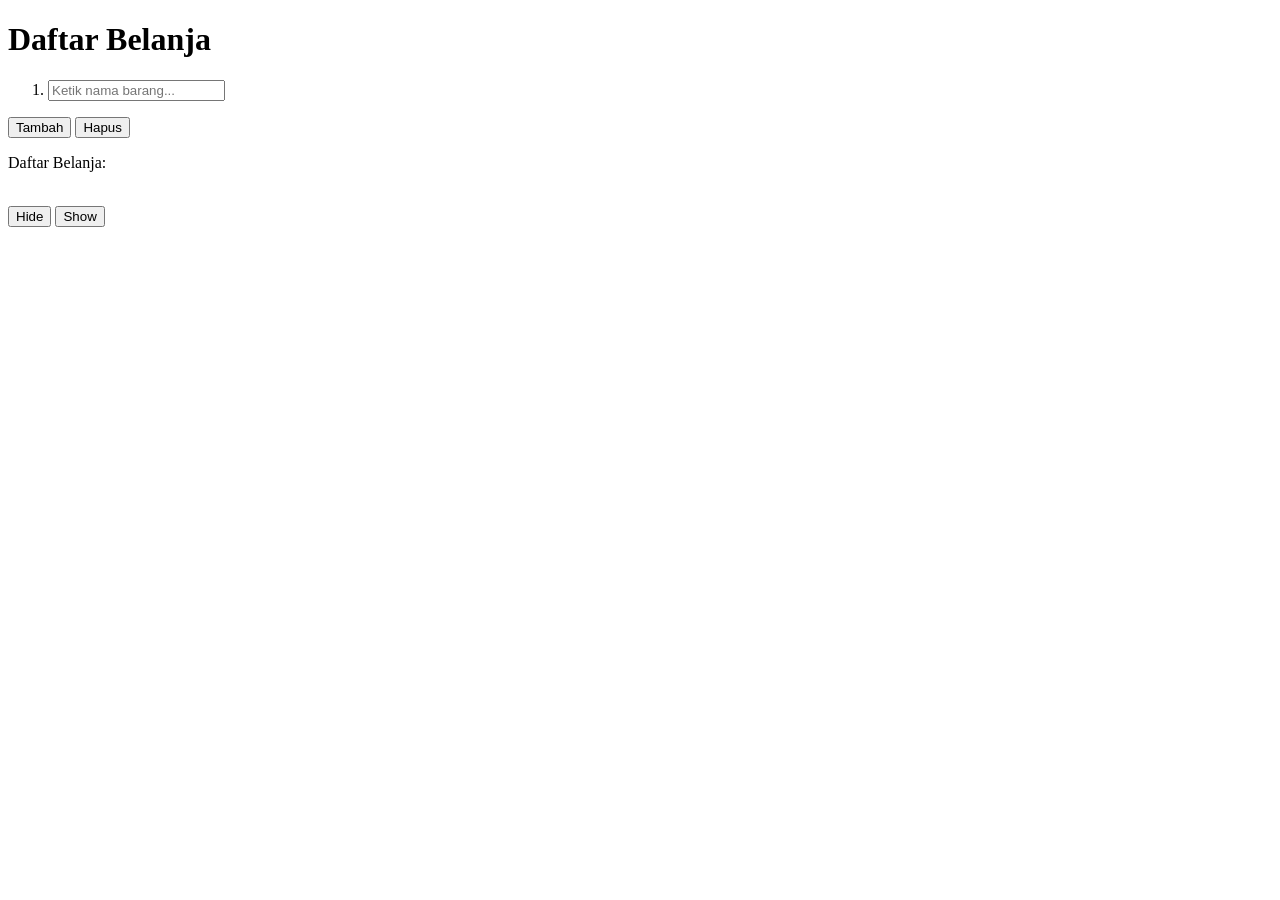
<file: materi-p05/index.html>
<!DOCTYPE html>
<html lang="en">
    <head>
        <meta charset="UTF-8">
        <meta name="viewport" content="width=device-width, initial-scale=1.0">
        <title>Pertemuan 5</title>
    </head>
    <body>
        <!-- <h1 id="judul">Belajar Javascript</h1> -->
        <!-- <button id="tombol">Ubah</button> -->

        <!-- <ol>
            <li>List Data 1</li>
            <li>List Data 2</li>
        </ol>
        <button id="btn1">Tambah</button>
        <button id="btn2">Hapus</button>
        <br> -->

        <!-- <p class="teks">Merubah Warna</p>
        <button id="merah">Tombol Merah</button>
        <button id="biru">Tombol Biru</button> -->

        <!-- <h2 id="teks2">Ini adalah Heading 2</h2>
        <button id="sembunyi">Sembunyikan</button>
        <button id="tampil">Tampilkan</button>
        <button id="toggle">Toggle</button> -->

        <!-- <h1>Profile</h1>
        <label for="nama">Nama :</label>
        <input type="text" id="nama">
        <button id="tampil">Tampilkan</button>

        <div id="profile">
            <p>Ditampilkan di sini</p>
        </div> -->

        <h1>Daftar Belanja</h1>
        <div id="konten-belanja">
            <ol id="daftar-list">
                <li>
                    <input type="text" id="daftar" placeholder="Ketik nama barang...">
                </li>
            </ol>
            
            <button id="tambah">Tambah</button>
            <button id="hapus">Hapus</button>

            <div id="menampilkan">
                <p>Daftar Belanja:</p>
            </div>
        </div>

        <br>
        
        <button id="hide">Hide</button>
        <button id="show">Show</button>

        <script src="https://code.jquery.com/jquery-3.7.1.min.js" integrity="sha256-/JqT3SQfawRcv/BIHPThkBvs0OEvtFFmqPF/lYI/Cxo=" crossorigin="anonymous"></script>
        <script src="script.js"></script>
    </body>
</html>
</file>
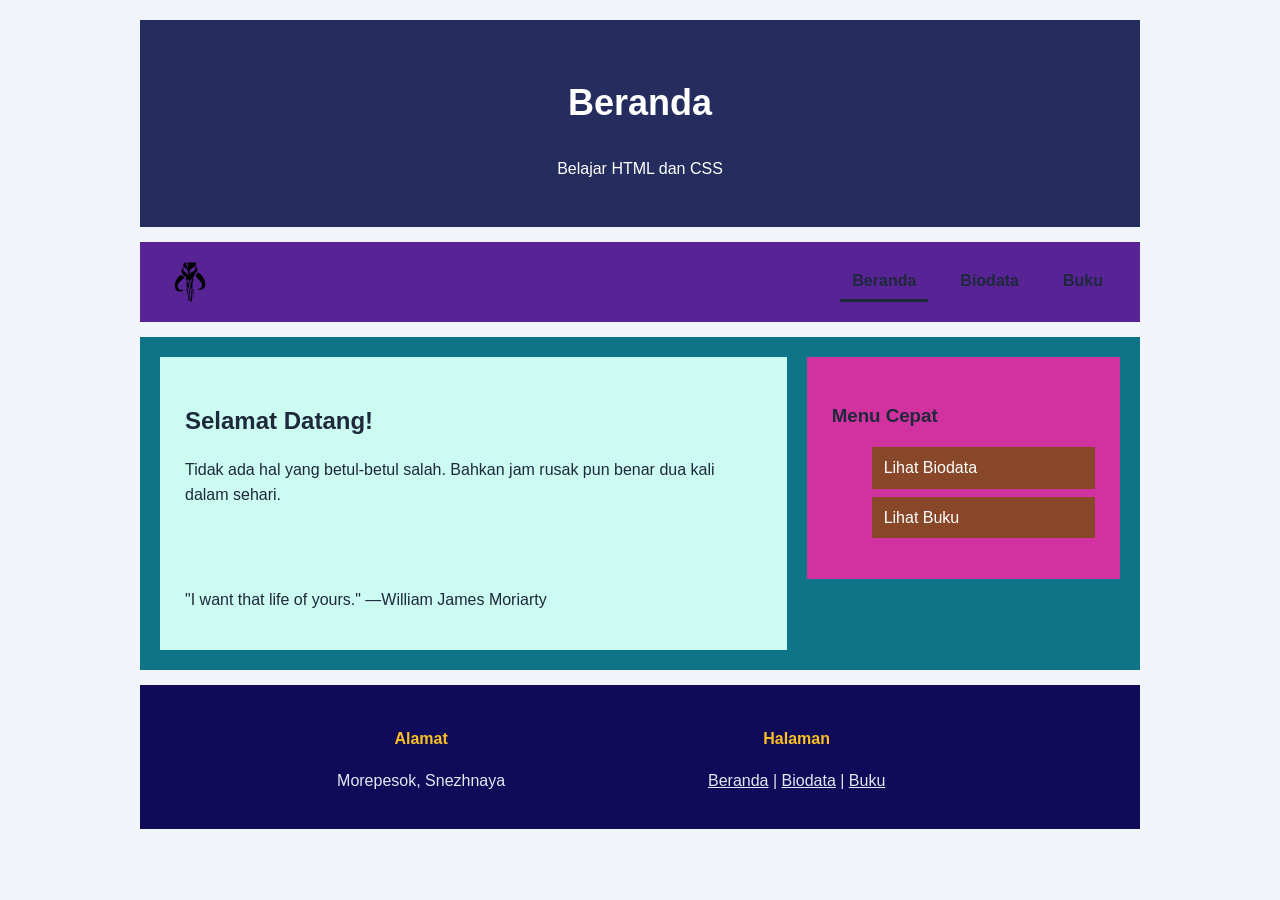
<file: pertemuan-03/index.html>
<!DOCTYPE html>
<html>
    <head>
        <meta charset="UTF-8">
        <meta name="viewport" content="width=device-width, initial-scale=1.0">
        <title>Web Gweh - Beranda</title>
        <link rel="stylesheet" href="style.css">
    </head>
    <body>
        <header>
            <h1>Beranda</h1>
            <p>Belajar HTML dan CSS</p>
        </header>

        <nav>
            <div class="logo"><img src="logo.svg" alt=""></div>
            <div class="menu">
                <a href="index.html" class="aktif">Beranda</a>
                <a href="profil.html">Biodata</a>
                <a href="buku.html">Buku</a>
            </div>
        </nav>

        <section>
            <article>
                <h2>Selamat Datang!</h2>
                <p>
                    Tidak ada hal yang betul-betul salah. Bahkan jam rusak pun benar dua kali dalam sehari.
                </p>
                <br>
                <br>
                <p>
                    "I want that life of yours."
                    —William James Moriarty
                </p>
            </article>

            <aside>
                <h3>Menu Cepat</h3>
                <ul>
                    <li><a href="profil.html">Lihat Biodata</a></li>
                    <li><a href="buku.html">Lihat Buku</a></li>
                </ul>
            </aside>
        </section>

        <footer>
            <div>
                <h4>Alamat</h4>
                <p>Morepesok, Snezhnaya</p>
            </div>
            <div>
                <h4>Halaman</h4>
                <p><a href="index.html">Beranda</a> | <a href="profil.html">Biodata</a> | <a href="hobi.html">Buku</a></p>
            </div>
        </footer>
    </body>
</html>
</file>
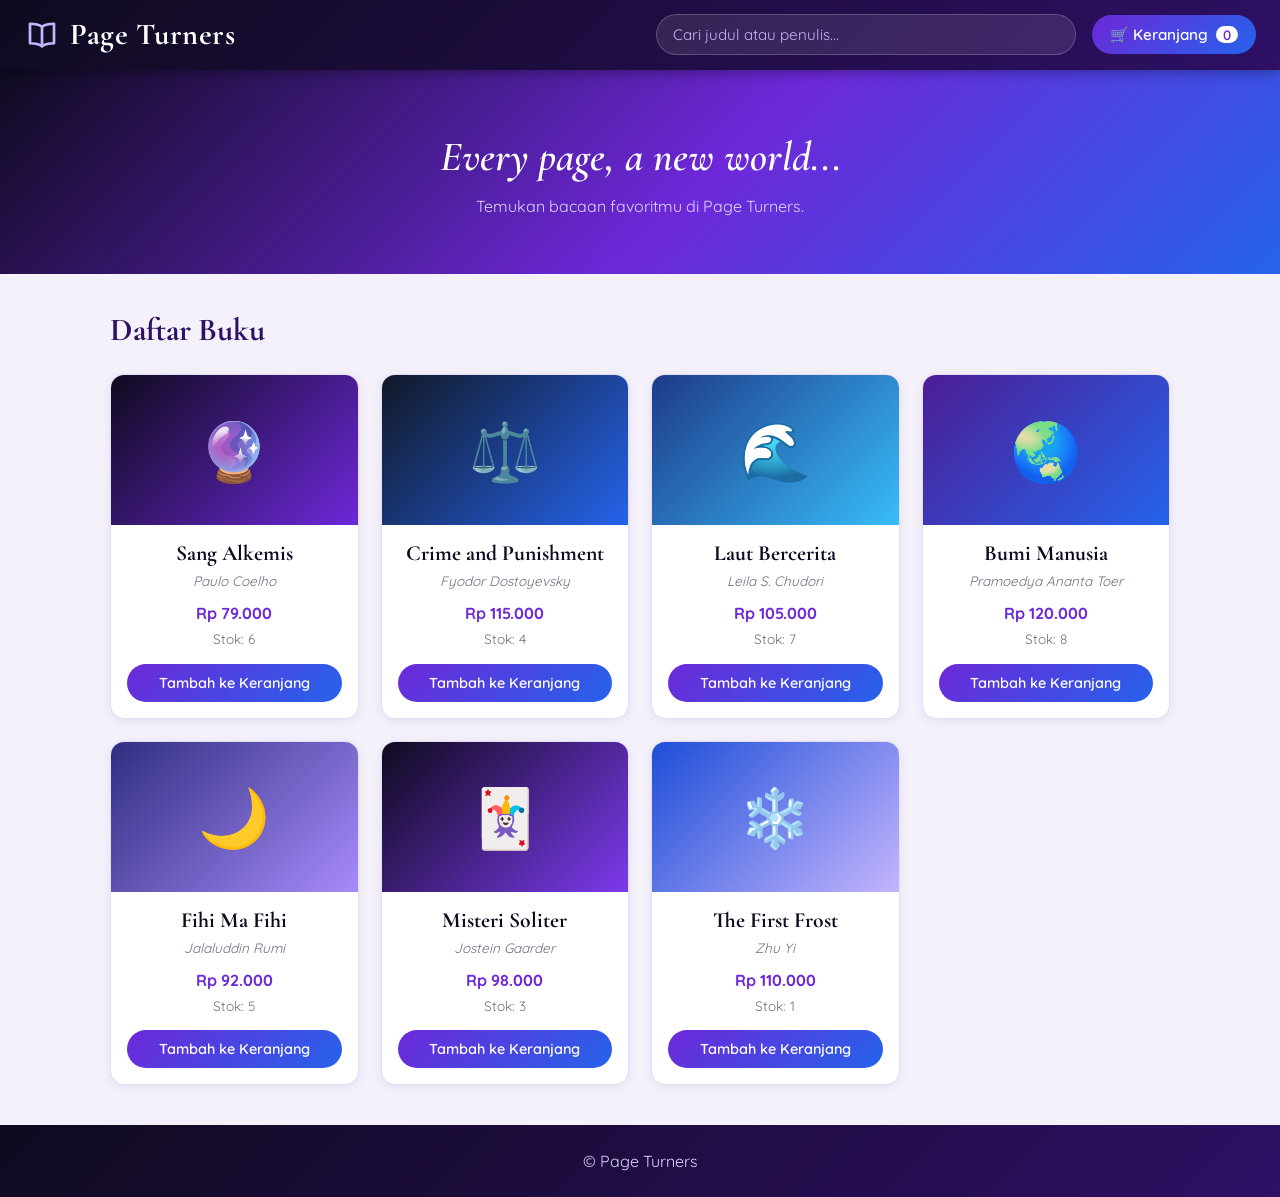
<file: pertemuan-05/index.html>
<!DOCTYPE html>
<html lang="id">
  <head>
    <meta charset="UTF-8">
    <meta name="viewport" content="width=device-width, initial-scale=1.0">
    <title>Page Turners</title>

    <!-- Font -->
    <link rel="preconnect" href="https://fonts.googleapis.com">
    <link rel="preconnect" href="https://fonts.gstatic.com" crossorigin>
    <link href="https://fonts.googleapis.com/css2?family=Cormorant+Garamond:wght@500;600;700&family=Quicksand:wght@400;500;600;700&display=swap" rel="stylesheet">

    <!-- Link css -->
    <link rel="stylesheet" href="style.css">
  </head>
  <body>
    <!-- Tugas praktikum pertemuan 5 -->
    <!-- Header -->
    <header class="topbar">
      <div class="logo-wrap">
        <!-- Logo -->
        <svg class="logo" viewBox="0 0 24 24" fill="none" stroke="currentColor" stroke-width="1.8" stroke-linecap="round" stroke-linejoin="round" aria-label="Logo Page Turners">
          <path d="M12 6.5C10.2 5.2 7.8 4.5 4 4.5v13c3.8 0 6.2.7 8 2 1.8-1.3 4.2-2 8-2v-13c-3.8 0-6.2.7-8 2z"/>
          <path d="M12 6.5v13"/>
        </svg>
        <h1 class="brand">Page Turners</h1>
      </div>

      <input type="text" id="cari" placeholder="Cari judul atau penulis..." autocomplete="off">

      <button id="btn-keranjang" type="button">
        🛒 Keranjang <span id="badge-keranjang">0</span>
      </button>
    </header>

    <!-- Panel keranjang (fadeToggle) -->
    <aside id="panel-keranjang">
      <div class="panel-head">
        <h2>Keranjang Belanja</h2>
        <button id="btn-tutup" type="button" title="Tutup">✕</button>
      </div>

      <p id="keranjang-kosong">Keranjang masih kosong.</p>
      <ul id="daftar-keranjang"></ul>

      <div class="panel-foot">
        <p>Jumlah item: <strong id="jumlah-item">0</strong></p>
        <p>Total harga: <strong id="total-harga">Rp 0</strong></p>
        <div class="panel-aksi">
          <button id="btn-kosongkan" type="button">Kosongkan Keranjang</button>
          <button id="btn-checkout" type="button">Checkout</button>
        </div>
      </div>
    </aside>

    <!-- Hero -->
    <section class="hero">
      <h2>Every page, a new world...</h2>
      <p>Temukan bacaan favoritmu di Page Turners.</p>
    </section>

    <!-- Daftar produk -->
    <main>
      <h2 class="judul-seksi">Daftar Buku</h2>
      <div id="daftar-produk"></div>
      <p id="tidak-ditemukan" style="display: none;">Buku tidak ditemukan.</p>

      <!-- Ringkasan pesanan -->
      <section id="ringkasan">
        <h2>Ringkasan Pesanan</h2>
        <p>Nama pembeli: <strong id="ringkasan-nama"></strong></p>
        <ul id="ringkasan-daftar"></ul>
        <p class="ringkasan-total">Total: <strong id="ringkasan-total"></strong></p>
        <p class="terima-kasih">Terima kasih sudah berbelanja di Page Turners!</p>
      </section>
    </main>

    <footer class="footer">
      <p>&copy; Page Turners</p>
    </footer>

    <!-- jquery & Link js-->
    <script src="https://code.jquery.com/jquery-3.7.1.min.js" integrity="sha256-/JqT3SQfawRcv/BIHPThkBvs0OEvtFFmqPF/lYI/Cxo=" crossorigin="anonymous"></script>
    <script src="script.js"></script>
  </body>
</html>
</file>
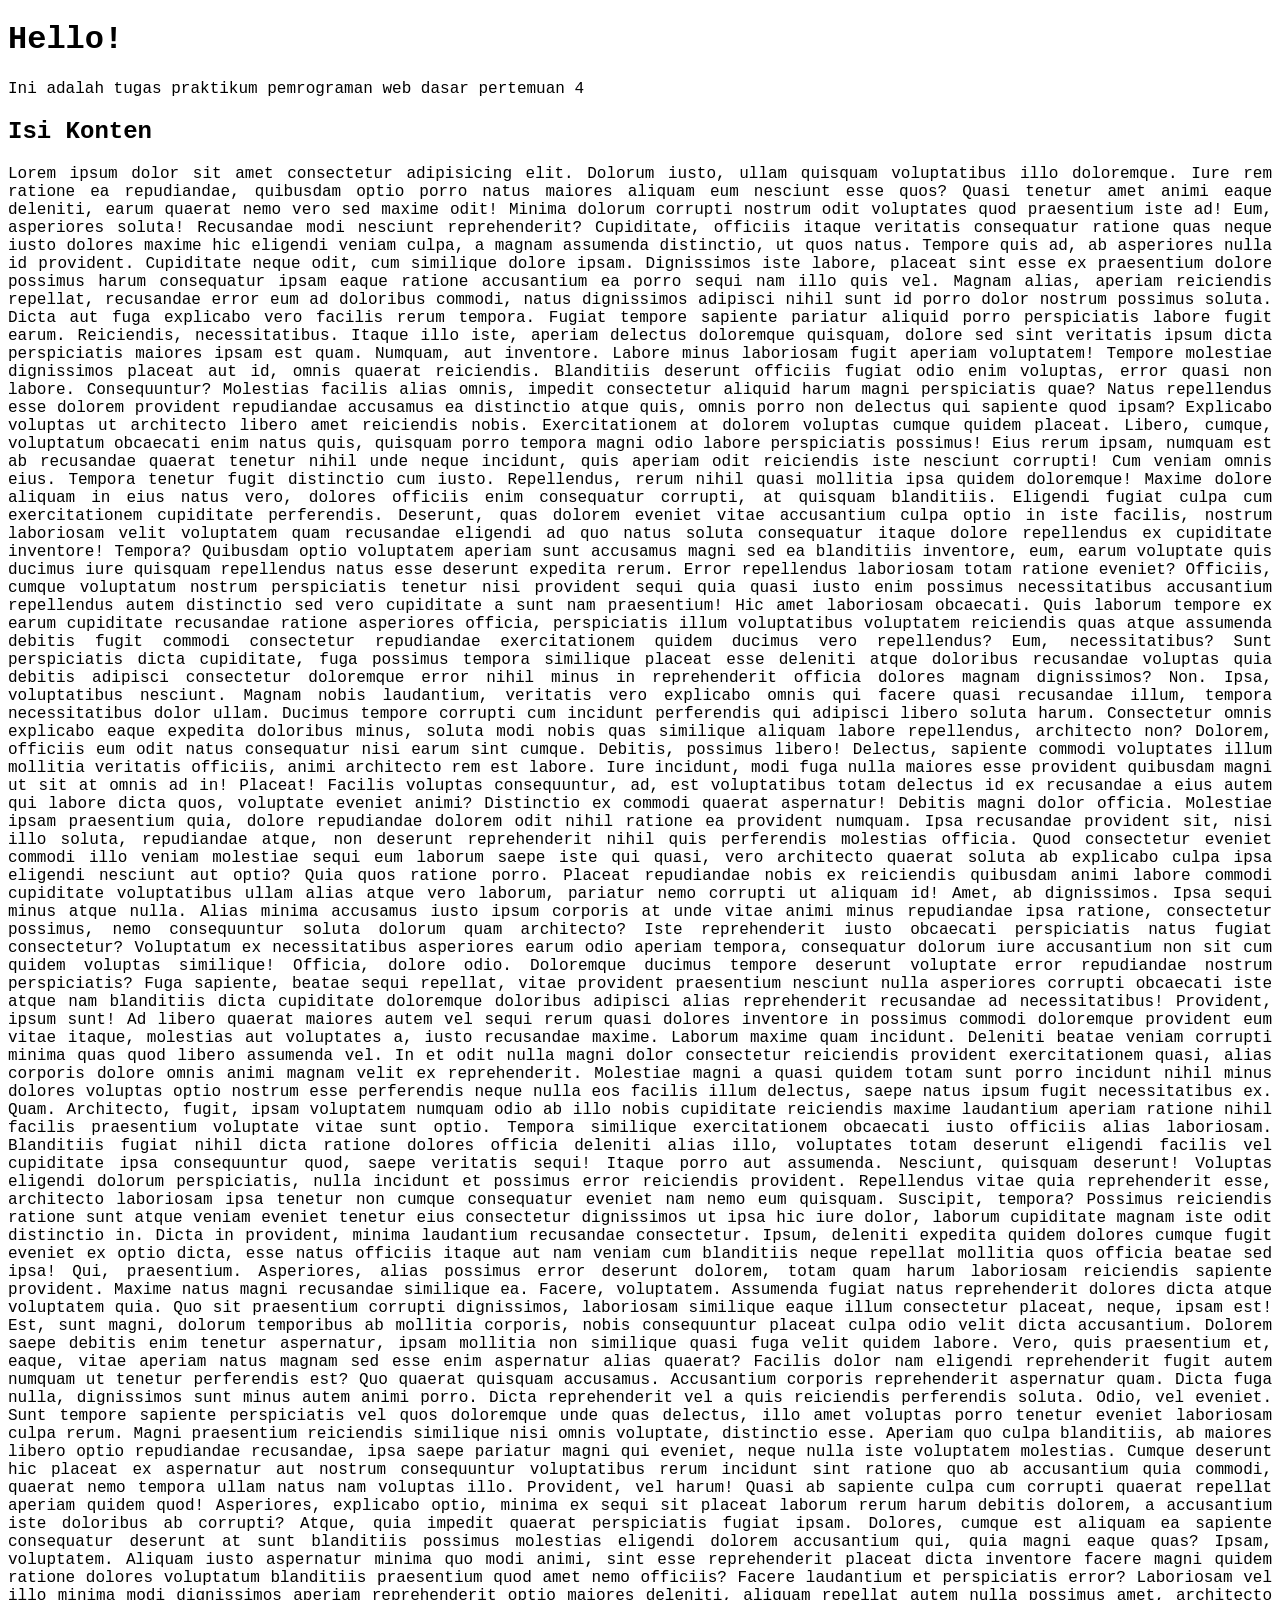
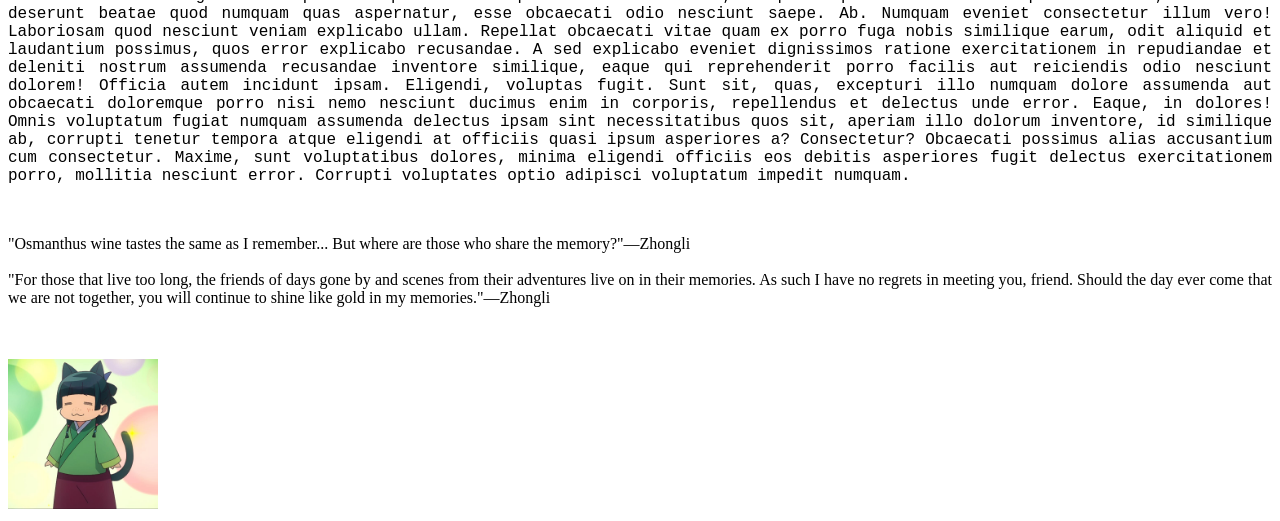
<file: pertemuan-04/pages/index.html>
<!DOCTYPE html>
<html lang="en">
    <head>
        <meta charset="UTF-8">
        <meta name="viewport" content="width=device-width, initial-scale=1.0">
        <title>Tugas Praktikum Pertemuan 4</title>
        <link rel="stylesheet" href="../assets/style/style.css">
        <link rel="stylesheet" href="https://cdnjs.cloudflare.com/ajax/libs/font-awesome/6.5.1/css/all.min.css">    <!-- buat ikon tombol -->
    </head>
    <body>
        <!-- Header -->
        <header>
            <h1>Hello!</h1>
            <p>Ini adalah tugas praktikum pemrograman web dasar pertemuan 4</p>
        </header>

        <!-- Isi konten/body -->
        <h2>Isi Konten</h2>
        <p id="konten">
            Lorem ipsum dolor sit amet consectetur adipisicing elit. Dolorum iusto, ullam quisquam voluptatibus illo doloremque. Iure rem ratione ea repudiandae, quibusdam optio porro natus maiores aliquam eum nesciunt esse quos?
            Quasi tenetur amet animi eaque deleniti, earum quaerat nemo vero sed maxime odit! Minima dolorum corrupti nostrum odit voluptates quod praesentium iste ad! Eum, asperiores soluta! Recusandae modi nesciunt reprehenderit?
            Cupiditate, officiis itaque veritatis consequatur ratione quas neque iusto dolores maxime hic eligendi veniam culpa, a magnam assumenda distinctio, ut quos natus. Tempore quis ad, ab asperiores nulla id provident.
            Cupiditate neque odit, cum similique dolore ipsam. Dignissimos iste labore, placeat sint esse ex praesentium dolore possimus harum consequatur ipsam eaque ratione accusantium ea porro sequi nam illo quis vel.
            Magnam alias, aperiam reiciendis repellat, recusandae error eum ad doloribus commodi, natus dignissimos adipisci nihil sunt id porro dolor nostrum possimus soluta. Dicta aut fuga explicabo vero facilis rerum tempora.
            Fugiat tempore sapiente pariatur aliquid porro perspiciatis labore fugit earum. Reiciendis, necessitatibus. Itaque illo iste, aperiam delectus doloremque quisquam, dolore sed sint veritatis ipsum dicta perspiciatis maiores ipsam est quam.
            Numquam, aut inventore. Labore minus laboriosam fugit aperiam voluptatem! Tempore molestiae dignissimos placeat aut id, omnis quaerat reiciendis. Blanditiis deserunt officiis fugiat odio enim voluptas, error quasi non labore. Consequuntur?
            Molestias facilis alias omnis, impedit consectetur aliquid harum magni perspiciatis quae? Natus repellendus esse dolorem provident repudiandae accusamus ea distinctio atque quis, omnis porro non delectus qui sapiente quod ipsam?
            Explicabo voluptas ut architecto libero amet reiciendis nobis. Exercitationem at dolorem voluptas cumque quidem placeat. Libero, cumque, voluptatum obcaecati enim natus quis, quisquam porro tempora magni odio labore perspiciatis possimus!
            Eius rerum ipsam, numquam est ab recusandae quaerat tenetur nihil unde neque incidunt, quis aperiam odit reiciendis iste nesciunt corrupti! Cum veniam omnis eius. Tempora tenetur fugit distinctio cum iusto.
            Repellendus, rerum nihil quasi mollitia ipsa quidem doloremque! Maxime dolore aliquam in eius natus vero, dolores officiis enim consequatur corrupti, at quisquam blanditiis. Eligendi fugiat culpa cum exercitationem cupiditate perferendis.
            Deserunt, quas dolorem eveniet vitae accusantium culpa optio in iste facilis, nostrum laboriosam velit voluptatem quam recusandae eligendi ad quo natus soluta consequatur itaque dolore repellendus ex cupiditate inventore! Tempora?
            Quibusdam optio voluptatem aperiam sunt accusamus magni sed ea blanditiis inventore, eum, earum voluptate quis ducimus iure quisquam repellendus natus esse deserunt expedita rerum. Error repellendus laboriosam totam ratione eveniet?
            Officiis, cumque voluptatum nostrum perspiciatis tenetur nisi provident sequi quia quasi iusto enim possimus necessitatibus accusantium repellendus autem distinctio sed vero cupiditate a sunt nam praesentium! Hic amet laboriosam obcaecati.
            Quis laborum tempore ex earum cupiditate recusandae ratione asperiores officia, perspiciatis illum voluptatibus voluptatem reiciendis quas atque assumenda debitis fugit commodi consectetur repudiandae exercitationem quidem ducimus vero repellendus? Eum, necessitatibus?
            Sunt perspiciatis dicta cupiditate, fuga possimus tempora similique placeat esse deleniti atque doloribus recusandae voluptas quia debitis adipisci consectetur doloremque error nihil minus in reprehenderit officia dolores magnam dignissimos? Non.
            Ipsa, voluptatibus nesciunt. Magnam nobis laudantium, veritatis vero explicabo omnis qui facere quasi recusandae illum, tempora necessitatibus dolor ullam. Ducimus tempore corrupti cum incidunt perferendis qui adipisci libero soluta harum.
            Consectetur omnis explicabo eaque expedita doloribus minus, soluta modi nobis quas similique aliquam labore repellendus, architecto non? Dolorem, officiis eum odit natus consequatur nisi earum sint cumque. Debitis, possimus libero!
            Delectus, sapiente commodi voluptates illum mollitia veritatis officiis, animi architecto rem est labore. Iure incidunt, modi fuga nulla maiores esse provident quibusdam magni ut sit at omnis ad in! Placeat!
            Facilis voluptas consequuntur, ad, est voluptatibus totam delectus id ex recusandae a eius autem qui labore dicta quos, voluptate eveniet animi? Distinctio ex commodi quaerat aspernatur! Debitis magni dolor officia.
            Molestiae ipsam praesentium quia, dolore repudiandae dolorem odit nihil ratione ea provident numquam. Ipsa recusandae provident sit, nisi illo soluta, repudiandae atque, non deserunt reprehenderit nihil quis perferendis molestias officia.
            Quod consectetur eveniet commodi illo veniam molestiae sequi eum laborum saepe iste qui quasi, vero architecto quaerat soluta ab explicabo culpa ipsa eligendi nesciunt aut optio? Quia quos ratione porro.
            Placeat repudiandae nobis ex reiciendis quibusdam animi labore commodi cupiditate voluptatibus ullam alias atque vero laborum, pariatur nemo corrupti ut aliquam id! Amet, ab dignissimos. Ipsa sequi minus atque nulla.
            Alias minima accusamus iusto ipsum corporis at unde vitae animi minus repudiandae ipsa ratione, consectetur possimus, nemo consequuntur soluta dolorum quam architecto? Iste reprehenderit iusto obcaecati perspiciatis natus fugiat consectetur?
            Voluptatum ex necessitatibus asperiores earum odio aperiam tempora, consequatur dolorum iure accusantium non sit cum quidem voluptas similique! Officia, dolore odio. Doloremque ducimus tempore deserunt voluptate error repudiandae nostrum perspiciatis?
            Fuga sapiente, beatae sequi repellat, vitae provident praesentium nesciunt nulla asperiores corrupti obcaecati iste atque nam blanditiis dicta cupiditate doloremque doloribus adipisci alias reprehenderit recusandae ad necessitatibus! Provident, ipsum sunt!
            Ad libero quaerat maiores autem vel sequi rerum quasi dolores inventore in possimus commodi doloremque provident eum vitae itaque, molestias aut voluptates a, iusto recusandae maxime. Laborum maxime quam incidunt.
            Deleniti beatae veniam corrupti minima quas quod libero assumenda vel. In et odit nulla magni dolor consectetur reiciendis provident exercitationem quasi, alias corporis dolore omnis animi magnam velit ex reprehenderit.
            Molestiae magni a quasi quidem totam sunt porro incidunt nihil minus dolores voluptas optio nostrum esse perferendis neque nulla eos facilis illum delectus, saepe natus ipsum fugit necessitatibus ex. Quam.
            Architecto, fugit, ipsam voluptatem numquam odio ab illo nobis cupiditate reiciendis maxime laudantium aperiam ratione nihil facilis praesentium voluptate vitae sunt optio. Tempora similique exercitationem obcaecati iusto officiis alias laboriosam.
            Blanditiis fugiat nihil dicta ratione dolores officia deleniti alias illo, voluptates totam deserunt eligendi facilis vel cupiditate ipsa consequuntur quod, saepe veritatis sequi! Itaque porro aut assumenda. Nesciunt, quisquam deserunt!
            Voluptas eligendi dolorum perspiciatis, nulla incidunt et possimus error reiciendis provident. Repellendus vitae quia reprehenderit esse, architecto laboriosam ipsa tenetur non cumque consequatur eveniet nam nemo eum quisquam. Suscipit, tempora?
            Possimus reiciendis ratione sunt atque veniam eveniet tenetur eius consectetur dignissimos ut ipsa hic iure dolor, laborum cupiditate magnam iste odit distinctio in. Dicta in provident, minima laudantium recusandae consectetur.
            Ipsum, deleniti expedita quidem dolores cumque fugit eveniet ex optio dicta, esse natus officiis itaque aut nam veniam cum blanditiis neque repellat mollitia quos officia beatae sed ipsa! Qui, praesentium.
            Asperiores, alias possimus error deserunt dolorem, totam quam harum laboriosam reiciendis sapiente provident. Maxime natus magni recusandae similique ea. Facere, voluptatem. Assumenda fugiat natus reprehenderit dolores dicta atque voluptatem quia.
            Quo sit praesentium corrupti dignissimos, laboriosam similique eaque illum consectetur placeat, neque, ipsam est! Est, sunt magni, dolorum temporibus ab mollitia corporis, nobis consequuntur placeat culpa odio velit dicta accusantium.
            Dolorem saepe debitis enim tenetur aspernatur, ipsam mollitia non similique quasi fuga velit quidem labore. Vero, quis praesentium et, eaque, vitae aperiam natus magnam sed esse enim aspernatur alias quaerat?
            Facilis dolor nam eligendi reprehenderit fugit autem numquam ut tenetur perferendis est? Quo quaerat quisquam accusamus. Accusantium corporis reprehenderit aspernatur quam. Dicta fuga nulla, dignissimos sunt minus autem animi porro.
            Dicta reprehenderit vel a quis reiciendis perferendis soluta. Odio, vel eveniet. Sunt tempore sapiente perspiciatis vel quos doloremque unde quas delectus, illo amet voluptas porro tenetur eveniet laboriosam culpa rerum.
            Magni praesentium reiciendis similique nisi omnis voluptate, distinctio esse. Aperiam quo culpa blanditiis, ab maiores libero optio repudiandae recusandae, ipsa saepe pariatur magni qui eveniet, neque nulla iste voluptatem molestias.
            Cumque deserunt hic placeat ex aspernatur aut nostrum consequuntur voluptatibus rerum incidunt sint ratione quo ab accusantium quia commodi, quaerat nemo tempora ullam natus nam voluptas illo. Provident, vel harum!
            Quasi ab sapiente culpa cum corrupti quaerat repellat aperiam quidem quod! Asperiores, explicabo optio, minima ex sequi sit placeat laborum rerum harum debitis dolorem, a accusantium iste doloribus ab corrupti?
            Atque, quia impedit quaerat perspiciatis fugiat ipsam. Dolores, cumque est aliquam ea sapiente consequatur deserunt at sunt blanditiis possimus molestias eligendi dolorem accusantium qui, quia magni eaque quas? Ipsam, voluptatem.
            Aliquam iusto aspernatur minima quo modi animi, sint esse reprehenderit placeat dicta inventore facere magni quidem ratione dolores voluptatum blanditiis praesentium quod amet nemo officiis? Facere laudantium et perspiciatis error?
            Laboriosam vel illo minima modi dignissimos aperiam reprehenderit optio maiores deleniti, aliquam repellat autem nulla possimus amet, architecto deserunt beatae quod numquam quas aspernatur, esse obcaecati odio nesciunt saepe. Ab.
            Numquam eveniet consectetur illum vero! Laboriosam quod nesciunt veniam explicabo ullam. Repellat obcaecati vitae quam ex porro fuga nobis similique earum, odit aliquid et laudantium possimus, quos error explicabo recusandae.
            A sed explicabo eveniet dignissimos ratione exercitationem in repudiandae et deleniti nostrum assumenda recusandae inventore similique, eaque qui reprehenderit porro facilis aut reiciendis odio nesciunt dolorem! Officia autem incidunt ipsam.
            Eligendi, voluptas fugit. Sunt sit, quas, excepturi illo numquam dolore assumenda aut obcaecati doloremque porro nisi nemo nesciunt ducimus enim in corporis, repellendus et delectus unde error. Eaque, in dolores!
            Omnis voluptatum fugiat numquam assumenda delectus ipsam sint necessitatibus quos sit, aperiam illo dolorum inventore, id similique ab, corrupti tenetur tempora atque eligendi at officiis quasi ipsum asperiores a? Consectetur?
            Obcaecati possimus alias accusantium cum consectetur. Maxime, sunt voluptatibus dolores, minima eligendi officiis eos debitis asperiores fugit delectus exercitationem porro, mollitia nesciunt error. Corrupti voluptates optio adipisci voluptatum impedit numquam.
        </p>

        <br>

        <!-- Intinya -->
        <p>
            "Osmanthus wine tastes the same as I remember... But where are those who share the memory?"—Zhongli
            <br>
            <br>
            "For those that live too long, the friends of days gone by and scenes from their adventures live on in their memories. As such I have no regrets in meeting you, friend. Should the day ever come that we are not together, you will continue to shine like gold in my memories."—Zhongli
        </p>

        <br>
        <br>

        <!-- Footer -->
        <footer>
            <img src="../assets/images/Maomao.jpg">
        </footer>

        <!-- Tombol kembali ke atas -->
        <button id="btn-top" title="Kembali ke atas">
            <i class="fa-solid fa-arrow-up-long"></i>
        </button>

        <script src="../assets/script/script.js"></script>
    </body>
</html>
</file>
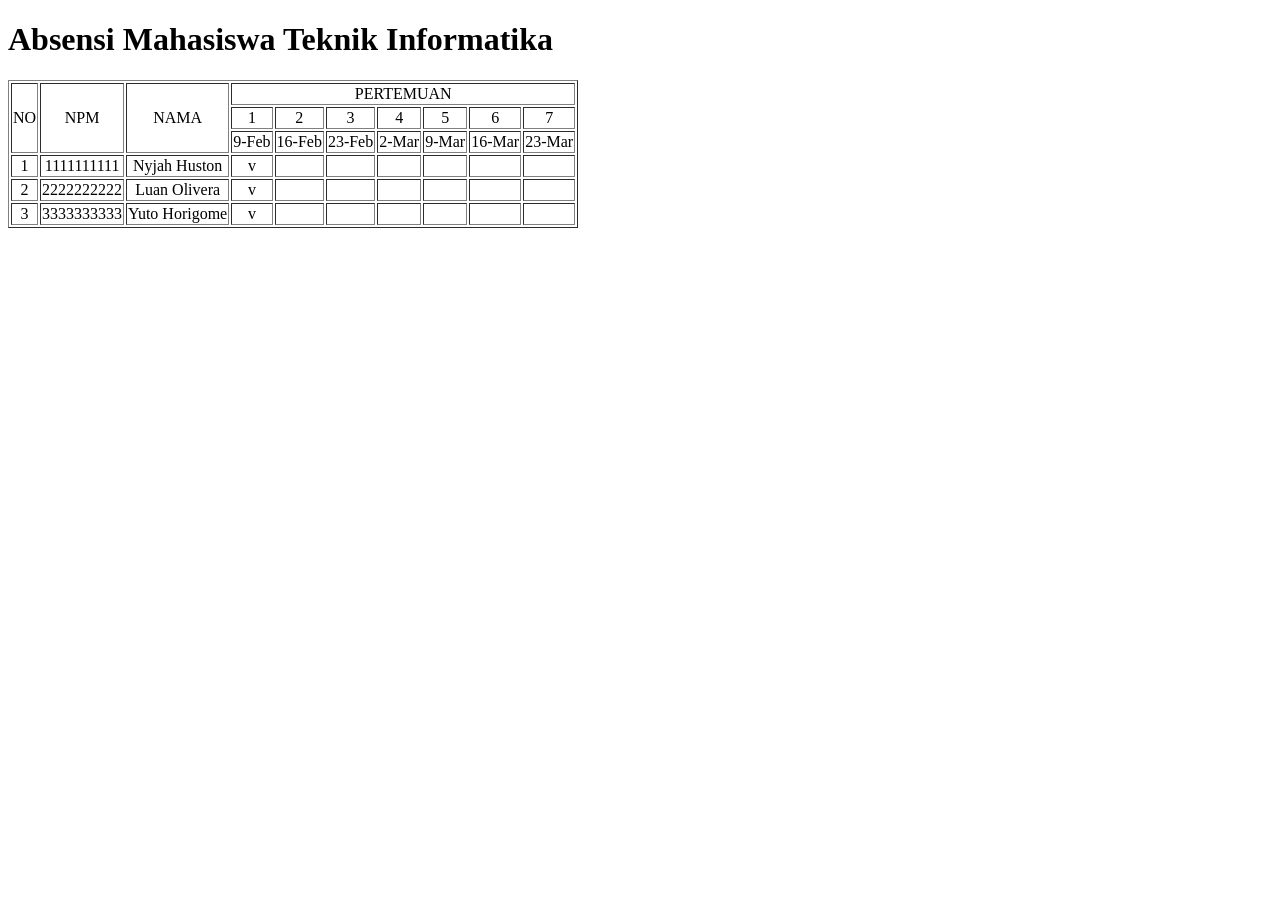
<file: pertemuan-02/absensi-mahasiswa.html>
<!DOCTYPE html>
<html>
    <head>
        <title>Absensi Mahasiswa</title>
    </head>
    <body>
        <h1>Absensi Mahasiswa Teknik Informatika</h1>
        <table border="1">
            <tr>
                <td rowspan="3" align="center">NO</td>
                <td rowspan="3" align="center">NPM</td>
                <td rowspan="3" align="center">NAMA</td>
                <td colspan="7" align="center">PERTEMUAN</td>
            </tr>
            <tr>
                <td align="center">1</td>
                <td align="center">2</td>
                <td align="center">3</td>
                <td align="center">4</td>
                <td align="center">5</td>
                <td align="center">6</td>
                <td align="center">7</td>
            </tr>
            <tr>
                <td>9-Feb</td>
                <td>16-Feb</td>
                <td>23-Feb</td>
                <td>2-Mar</td>
                <td>9-Mar</td>
                <td>16-Mar</td>
                <td>23-Mar</td>
            </tr>
            <tr>
                <td align="center">1</td>
                <td align="center">1111111111</td>
                <td align="center">Nyjah Huston</td>
                <td align="center">v</td>
                <td></td>
                <td></td>
                <td></td>
                <td></td>
                <td></td>
                <td></td>
            </tr>
            <tr>
                <td align="center">2</td>
                <td align="center">2222222222</td>
                <td align="center">Luan Olivera</td>
                <td align="center">v</td>
                <td></td>
                <td></td>
                <td></td>
                <td></td>
                <td></td>
                <td></td>
            </tr>
            <tr>
                <td align="center">3</td>
                <td align="center">3333333333</td>
                <td align="center">Yuto Horigome</td>
                <td align="center">v</td>
                <td></td>
                <td></td>
                <td></td>
                <td></td>
                <td></td>
                <td></td>
            </tr>
        </table>
    </body>
</html>
</file>
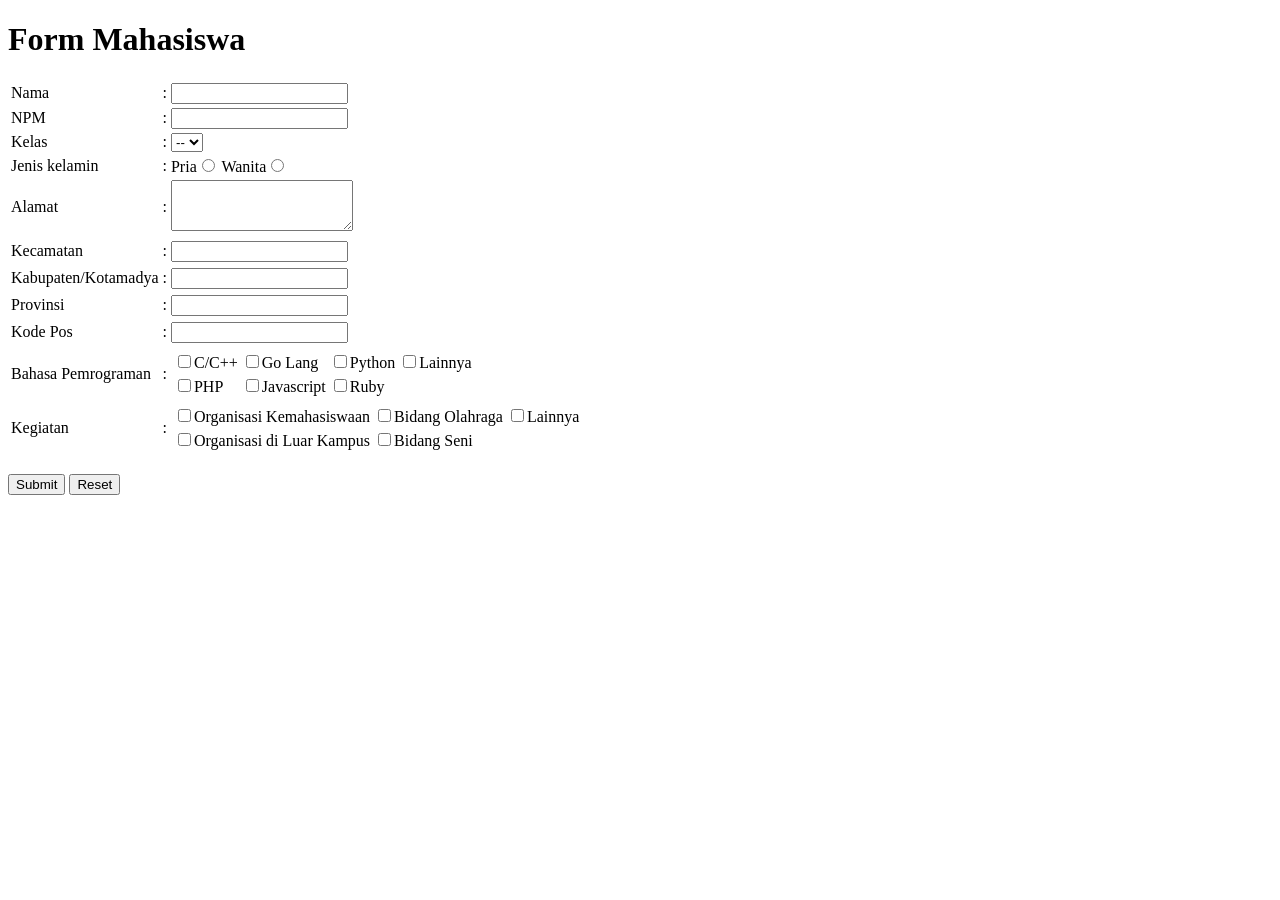
<file: pertemuan-02/form-mahasiswa.html>
<!DOCTYPE html>
<html>
    <head>
        <style></style>
        <script></script>
        <title>Form Mahasiswa</title>
    </head>
    <body>
        <h1>Form Mahasiswa</h1>
        <form method="post" action="#";>
            <table>
                <tr>
                    <td>Nama</td>
                    <td>:</td>
                    <td><input type="text" name="nama"></td>
                </tr>
                <tr>
                    <td>NPM</td>
                    <td>:</td>
                    <td><input type="text" name="npm>"></td>
                </tr>
                <tr>
                    <td>Kelas</td>
                    <td>:</td>
                    <td>
                        <select name="kelas">
                            <option>--</option>
                            <option value="A">A</option>
                            <option value="B">B</option>
                            <option value="C">C</option>
                        </select>
                    </td>
                </tr>
                <!-- <tr>
                    <td>Program Studi</td>
                    <td>:</td>
                    <td>
                        <select name="prodi">
                            <option>Pilih Program Studi</option>
                            <option value="if">Informatika</option>
                            <option value="si">Sipil</option>
                            <option value="idst">Industri</option>
                        </select>
                    </td>
                </tr> -->
                <tr>
                    <td>Jenis kelamin</td>
                    <td>:</td>
                    <td>
                        Pria<input type="radio" name="gender" value="pria">
                        Wanita<input type="radio" name="gender" value="wanita">
                    </td>
                </tr>
                <!-- <tr>
                    <td>Mata kuliah</td>
                    <td>:</td>
                    <td>
                        <table>
                            <tr>
                                <td>
                                    <td><input type="checkbox" name="matkul" value="SBD">Sistem Basis Data
                                </td>
                                <td>
                                    <td><input type="checkbox" name="matkul" value="PWD">Pemrograman Web Dasar
                                </td>
                            </tr>
                            <tr>
                                <td>
                                    <td><input type="checkbox" name="matkul" value="SA">Strategi Algoritma
                                </td>
                                <td>
                                    <td><input type="checkbox" name="matkul" value="PBO">Pemrograman Berorientasi Objek
                                </td>
                            </tr>
                        </table>
                    </td>
                </tr> -->
                <tr>
                    <td>Alamat</td>
                    <td>:</td>
                    <td><textarea name="alamat" rows="3"></textarea></td>
                </tr>
                <tr>
                <tr>
                    <td>Kecamatan</td>
                    <td>:</td>
                    <td><input type="text" name="kec"></td>
                </tr>
                <tr>
                <tr>
                    <td>Kabupaten/Kotamadya</td>
                    <td>:</td>
                    <td><input type="text" name="kab"></td>
                </tr>
                <tr>
                <tr>
                    <td>Provinsi</td>
                    <td>:</td>
                    <td><input type="text" name="prov"></td>
                </tr>
                <tr>
                <tr>
                    <td>Kode Pos</td>
                    <td>:</td>
                    <td><input type="text" name="kp"></td>
                </tr>
                <tr>
                    <tr>
                    <td>Bahasa Pemrograman</td>
                    <td>:</td>
                    <td>
                        <table>
                            <tr>
                                <td>
                                    <input type="checkbox" name="bp" value="c/cpp">C/C++
                                </td>
                                <td>
                                    <input type="checkbox" name="bp" value="gl">Go Lang
                                </td>
                                <td>
                                    <input type="checkbox" name="bp" value="python">Python
                                </td>
                                <td>
                                    <input type="checkbox" name="bp" value="lainnya">Lainnya
                                </td>
                            </tr>
                            <tr>
                                <td>
                                    <input type="checkbox" name="bp" value="php">PHP
                                </td>
                                <td>
                                    <input type="checkbox" name="bp" value="js">Javascript
                                </td>
                                <td>
                                    <input type="checkbox" name="bp" value="ruby">Ruby
                                </td>
                            </tr>
                        </table>
                    </td>
                </tr>
                <tr>
                    <td>Kegiatan</td>
                    <td>:</td>
                    <td>
                        <table>
                            <tr>
                                <td>
                                    <input type="checkbox" name="kg" value="ok">Organisasi Kemahasiswaan
                                </td>
                                <td>
                                    <input type="checkbox" name="kg" value="bo">Bidang Olahraga
                                </td>
                                <td>
                                    <input type="checkbox" name="kg" value="lainnya">Lainnya
                                </td>
                            </tr>
                            <tr>
                                <td>
                                    <input type="checkbox" name="kg" value="odlk">Organisasi di Luar Kampus
                                </td>
                                <td>
                                    <input type="checkbox" name="kg" value="bs">Bidang Seni
                                </td>
                            </tr>
                        </table>
                    </td>
                </tr>
                <!-- <thead>
                    <tr>
                        <th></th>
                    </tr>
                </thead>
                <tbody>
                </tbody> -->
            </table>
            <br>
            <input type="submit">
            <input type="reset" name="cancel">
        </form>
    </body>
</html>
</file>
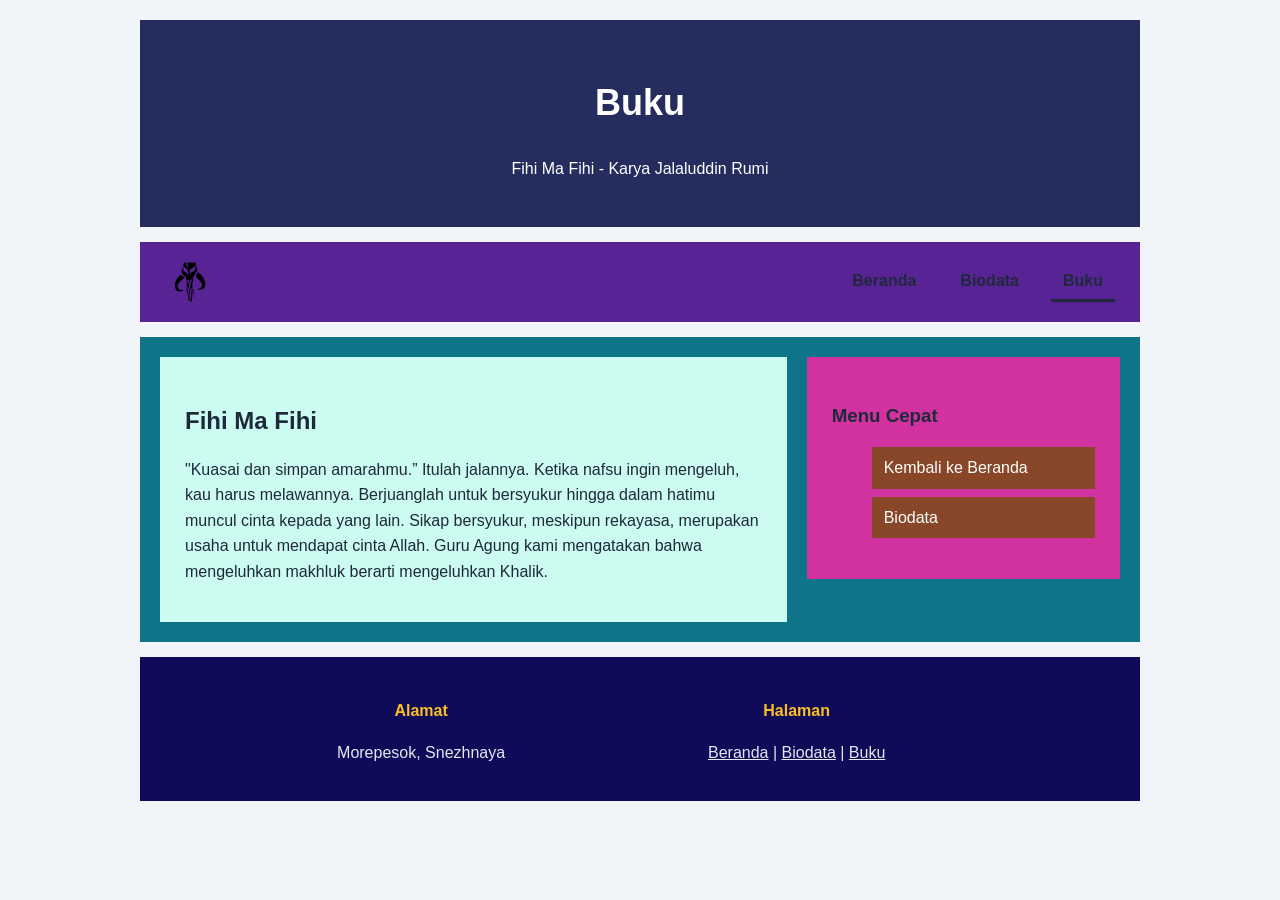
<file: pertemuan-03/buku.html>
<!DOCTYPE html>
<html>
    <head>
        <meta charset="UTF-8">
        <meta name="viewport" content="width=device-width, initial-scale=1.0">
        <title>Web Gweh - Buku</title>
        <link rel="stylesheet" href="style.css">
    </head>
    <body>
        <header>
            <h1>Buku</h1>
            <p>Fihi Ma Fihi - Karya Jalaluddin Rumi</p>
        </header>

        <nav>
            <div class="logo"><img src="logo.svg" alt=""></div>
            <div class="menu">
                <a href="index.html">Beranda</a>
                <a href="profil.html">Biodata</a>
                <a href="buku.html" class="aktif">Buku</a>
            </div>
        </nav>

        <section>
            <article>
                <h2>Fihi Ma Fihi</h2>
                <p>
                    "Kuasai dan simpan amarahmu.” Itulah jalannya. Ketika nafsu ingin mengeluh, kau harus melawannya. Berjuanglah untuk bersyukur hingga dalam hatimu muncul cinta kepada yang lain. Sikap bersyukur, meskipun rekayasa, merupakan usaha untuk mendapat cinta Allah. Guru Agung kami mengatakan bahwa mengeluhkan makhluk berarti mengeluhkan Khalik.
                </p>
            </article>

            <aside>
                <h3>Menu Cepat</h3>
                <ul>
                    <li><a href="index.html">Kembali ke Beranda</a></li>
                    <li><a href="profil.html">Biodata</a></li>
                </ul>
            </aside>
        </section>

        <footer>
            <div>
                <h4>Alamat</h4>
                <p>Morepesok, Snezhnaya</p>
            </div>
            <div>
                <h4>Halaman</h4>
                <p><a href="index.html">Beranda</a> | <a href="profil.html">Biodata</a> | <a href="hobi.html">Buku</a></p>
            </div>
        </footer>
    </body>
</html>
</file>
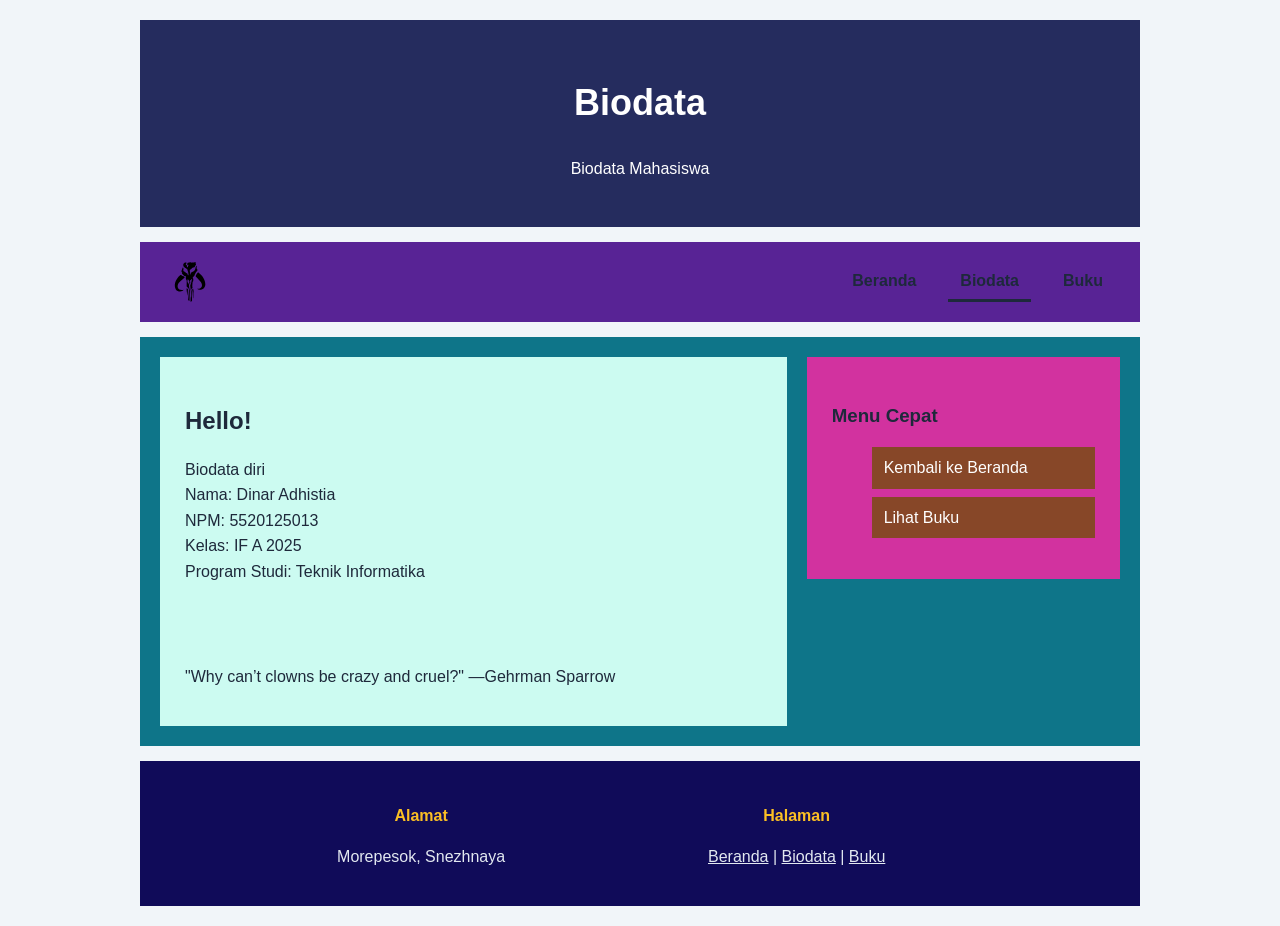
<file: pertemuan-03/profil.html>
<!DOCTYPE html>
<html>
    <head>
        <meta charset="UTF-8">
        <meta name="viewport" content="width=device-width, initial-scale=1.0">
        <title>Web Gweh - Biodata</title>
        <link rel="stylesheet" href="style.css">
    </head>
    <body>
        <header>
            <h1>Biodata</h1>
            <p>Biodata Mahasiswa</p>
        </header>

        <nav>
            <div class="logo"><img src="logo.svg" alt=""></div>
            <div class="menu">
                <a href="index.html">Beranda</a>
                <a href="profil.html" class="aktif">Biodata</a>
                <a href="buku.html">Buku</a>
            </div>
        </nav>

        <section>
            <article>
                <h2>Hello!</h2>
                <p>
                    Biodata diri <br> Nama: Dinar Adhistia <br> NPM: 5520125013 <br> Kelas: IF A 2025 <br> Program Studi: Teknik Informatika
                </p>
                <br>
                <br>
                <p>
                    "Why can’t clowns be crazy and cruel?"
                    —Gehrman Sparrow
                </p>
            </article>

            <aside>
                <h3>Menu Cepat</h3>
                <ul>
                    <li><a href="index.html">Kembali ke Beranda</a></li>
                    <li><a href="buku.html">Lihat Buku</a></li>
                </ul>
            </aside>
        </section>

        <footer>
            <div>
                <h4>Alamat</h4>
                <p>Morepesok, Snezhnaya</p>
            </div>
            <div>
                <h4>Halaman</h4>
                <p><a href="index.html">Beranda</a> | <a href="profil.html">Biodata</a> | <a href="hobi.html">Buku</a></p>
            </div>
        </footer>
    </body>
</html>
</file>
<file: pertemuan-03/style.css>
body{
    font-family: Arial, sans-serif;
    background-color: #f1f5f9;
    color: #1e293b;
    line-height: 1.6;   /* jarak antar baris teks*/
    max-width: 1000px;  /* lebar halaman maksimal*/
    margin: 0 auto;
    padding: 20px;
}

/* header */
header{
    background-color: #252c5e;
    color: white;
    text-align: center;
    padding: 30px 20px;
    margin-bottom: 15px;
}

header h1{
    font-size: 36px;
}

header p{
    color: white;
}

/* nav bar untuk logo dan menu */
nav{
    display: flex;  /* flexbox */
    flex-direction: row;    /* isi nav ke samping */
    justify-content: space-between; /* logo mepet kiri, menu mepet kanan */
    align-items: center;
    background-color: #582395;
    padding: 15px 25px;
    margin-bottom: 15px;
}

.logo{
    height: 50px;   /* tinggi */
    width: 50px;    /* lebar */
    object-fit: cover;  /* biar tidak gepeng */
    border-radius: 50%;
}

.menu{
    display: flex;  /* mendatar */
    gap: 20px;  /* jarak antar link */
}

.menu a{
    color: #1e293b;
    text-decoration: none;  /* menghilangkan garis bawah */
    font-weight: bold;
    padding: 5px 12px;
}

/* pseudo selector */
.menu a:hover{
    background-color: #1e293b;
    color: #fbbf24;
}

.menu a.aktif{
    border-bottom: 3px solid #1e293b;   /* garis bawah jadi tebal */
}

/* section */
section{
    display: grid;
    grid-template-columns: 2fr 1fr;
    grid-gap: 20px;
    background-color: #0e7589;
    padding: 20px;
    margin-bottom: 15px;
}

/* article / konten utama */
article{
    background-color: #ccfbf1;
    padding: 25px;
}

article h2,
aside h3{
    margin-bottom: 10px;
}

article p{
    margin-bottom: 12px;
}

/* aside */
aside{
    background-color: #d2329f;
    padding: 25px;
    align-self: start;  /* tinggi mengikuti isi konten */
}

aside ul{
    list-style: none;   /* menghilangkan titik daftar */
}

aside li{
    margin-bottom: 8px;
}

aside a{
    display: block; /* link jadi kotak penuh selebar aside */
    background-color: #874728;
    color: white;
    text-decoration: none;
    padding: 8px 12px;
}

/* pseudo selector di aside */
aside a:hover{
    background-color: #dc2626;
}

aside a:visited{    /* link yang sudah dikunjungi */
    color: #e0db48;
}

aside a:active{ /* link sedang diklik */
    color: aqua;
}

/* footer */
footer{
    display: grid;
    grid-template-columns: 2.5fr 1fr 1fr;
    grid-gap: 10px;
    background-color: #100b59;
    color: #e2e8f0;
    padding: 20px;
    text-align: center;
}

footer h4{
    color: #fbbf24;
    margin-bottom: 5px;
}

footer a{
    color: #e2e8f0;
}

footer a:hover{
    color: coral;
}
</file>
<file: pertemuan-05/style.css>
:root{
  --hitam: #0f0a1f;
  --ungu-tua: #2e1065;
  --ungu: #6d28d9;
  --biru: #2563eb;
  --lavender: #f4f1fb;
  --garis: #e4def5;
  --abu: #6b7280;
  --gradasi: linear-gradient(135deg, #6d28d9, #2563eb);
}

*{
  margin: 0;
  padding: 0;
  box-sizing: border-box;
}

body{
  font-family: 'Quicksand', Arial, sans-serif;
  background: var(--lavender);
  color: #1f1b2e;
  line-height: 1.5;
}

h1, h2, h3{
  font-family: 'Cormorant Garamond', Georgia, serif;
}

/* Header */
.topbar{
  position: sticky;
  top: 0;
  z-index: 100;
  display: flex;
  align-items: center;
  gap: 16px;
  padding: 12px 24px;
  background: linear-gradient(135deg, var(--hitam), var(--ungu-tua));
  color: #fff;
  box-shadow: 0 2px 12px rgba(0, 0, 0, 0.35);
}

.logo-wrap{
  display: flex;
  align-items: center;
  gap: 10px;
}

.logo{
  width: 36px;
  height: 36px;
  color: #c4b5fd;
}

.brand{
  font-size: 1.9rem;
  font-weight: 700;
  letter-spacing: 0.5px;
}

#cari{
  flex: 1;
  max-width: 420px;
  margin-left: auto;
  padding: 10px 16px;
  border: 1px solid rgba(255, 255, 255, 0.2);
  border-radius: 999px;
  background: rgba(255, 255, 255, 0.1);
  color: #fff;
  font-family: inherit;
  font-size: 0.95rem;
  outline: none;
}

#cari::placeholder{
  color: #c4b5fd;
}

#cari:focus{
  background: rgba(255, 255, 255, 0.18);
  border-color: #a78bfa;
}

#btn-keranjang{
  padding: 10px 18px;
  border: none;
  border-radius: 999px;
  background: var(--gradasi);
  color: #fff;
  font-family: inherit;
  font-weight: 600;
  font-size: 0.95rem;
  cursor: pointer;
  white-space: nowrap;
}

#btn-keranjang:hover{
  filter: brightness(1.15);
}

#badge-keranjang{
  display: inline-block;
  min-width: 22px;
  padding: 0 6px;
  margin-left: 4px;
  border-radius: 11px;
  background: #fff;
  color: var(--ungu);
  font-size: 0.85rem;
  text-align: center;
}

/* Hero */
.hero{
  padding: 56px 20px;
  text-align: center;
  color: #fff;
  background: linear-gradient(135deg, var(--hitam) 0%, var(--ungu) 55%, var(--biru) 100%);
}

.hero h2{
  font-size: 2.6rem;
  font-weight: 600;
  font-style: italic;
}

.hero p{
  margin-top: 6px;
  color: #ddd6fe;
}

/* Konten utama */
main{
  max-width: 1100px;
  margin: 0 auto;
  padding: 32px 20px 40px;
}

.judul-seksi{
  margin-bottom: 20px;
  font-size: 2rem;
  color: var(--ungu-tua);
}

#daftar-produk{
  display: grid;
  grid-template-columns: repeat(auto-fill, minmax(220px, 1fr));
  gap: 22px;
}

.produk-card{
  display: flex;
  flex-direction: column;
  overflow: hidden;
  background: #fff;
  border: 1px solid var(--garis);
  border-radius: 14px;
  box-shadow: 0 2px 10px rgba(46, 16, 101, 0.08);
  text-align: center;
  transition: transform 0.2s, box-shadow 0.2s;
}

.produk-card:hover{
  transform: translateY(-5px);
  box-shadow: 0 10px 22px rgba(46, 16, 101, 0.18);
}

/* Ikon */
.produk-ikon{
  display: flex;
  align-items: center;
  justify-content: center;
  height: 150px;
  font-size: 3.6rem;
}

.produk-info{
  display: flex;
  flex: 1;
  flex-direction: column;
  padding: 16px;
}

.produk-card h3{
  font-size: 1.35rem;
  line-height: 1.2;
  color: var(--hitam);
}

.produk-penulis{
  margin: 4px 0 10px;
  font-size: 0.85rem;
  font-style: italic;
  color: var(--abu);
}

.produk-harga{
  font-weight: 700;
  color: var(--ungu);
}

.produk-stok{
  margin: 4px 0 14px;
  font-size: 0.85rem;
  color: var(--abu);
}

.produk-stok.habis{
  color: #dc2626;
  font-weight: 700;
}

.btn-tambah{
  margin-top: auto;
  padding: 10px;
  border: none;
  border-radius: 999px;
  background: var(--gradasi);
  color: #fff;
  font-family: inherit;
  font-weight: 600;
  font-size: 0.9rem;
  cursor: pointer;
}

.btn-tambah:hover{
  filter: brightness(1.15);
}

#tidak-ditemukan{
  padding: 30px;
  text-align: center;
  color: var(--abu);
}

/* Panel keranjang */
#panel-keranjang{
  display: none;
  position: fixed;
  top: 72px;
  right: 16px;
  z-index: 200;
  flex-direction: column;
  width: 360px;
  max-width: calc(100% - 32px);
  max-height: calc(100vh - 90px);
  background: #fff;
  border-radius: 14px;
  box-shadow: 0 10px 30px rgba(15, 10, 31, 0.4);
  overflow: hidden;
}

.panel-head{
  display: flex;
  justify-content: space-between;
  align-items: center;
  padding: 14px 16px;
  background: linear-gradient(135deg, var(--hitam), var(--ungu));
  color: #fff;
}

.panel-head h2{
  font-size: 1.4rem;
}

#btn-tutup{
  border: none;
  background: transparent;
  color: #fff;
  font-size: 1.1rem;
  cursor: pointer;
}

#keranjang-kosong{
  padding: 24px 16px;
  text-align: center;
  color: var(--abu);
}

#daftar-keranjang{
  flex: 1;
  list-style: none;
  overflow-y: auto;
}

.item{
  display: flex;
  justify-content: space-between;
  align-items: center;
  gap: 10px;
  padding: 12px 16px;
  border-bottom: 1px solid var(--garis);
}

.item-info{
  display: flex;
  flex-direction: column;
}

.item-nama{
  font-weight: 700;
}

.item-detail{
  font-size: 0.85rem;
  color: var(--abu);
}

.btn-hapus{
  width: 30px;
  height: 30px;
  border: none;
  border-radius: 50%;
  background: #ede9fe;
  color: var(--ungu);
  cursor: pointer;
  flex-shrink: 0;
}

.btn-hapus:hover{
  background: var(--ungu);
  color: #fff;
}

.panel-foot{
  padding: 14px 16px;
  border-top: 2px solid var(--garis);
  background: #faf8ff;
}

.panel-aksi{
  display: flex;
  gap: 8px;
  margin-top: 12px;
}

.panel-aksi button{
  flex: 1;
  padding: 10px;
  border: none;
  border-radius: 999px;
  font-family: inherit;
  font-weight: 600;
  font-size: 0.9rem;
  cursor: pointer;
}

#btn-kosongkan{
  background: #ede9fe;
  color: var(--ungu-tua);
}

#btn-kosongkan:hover{
  background: #ddd6fe;
}

#btn-checkout{
  background: var(--gradasi);
  color: #fff;
}

#btn-checkout:hover{
  filter: brightness(1.15);
}

/* Ringkasan pesanan */
#ringkasan{
  display: none;
  margin-top: 36px;
  padding: 24px;
  background: #fff;
  border-left: 6px solid var(--biru);
  border-radius: 14px;
  box-shadow: 0 2px 10px rgba(46, 16, 101, 0.1);
}

#ringkasan h2{
  margin-bottom: 10px;
  font-size: 1.7rem;
  color: var(--ungu);
}

#ringkasan-daftar{
  margin: 10px 0 10px 20px;
}

.ringkasan-total{
  font-size: 1.1rem;
}

.terima-kasih{
  margin-top: 10px;
  color: var(--abu);
}

/* Footer */
.footer{
  padding: 24px;
  background: linear-gradient(135deg, var(--hitam), var(--ungu-tua));
  color: #ddd6fe;
  text-align: center;
}

/* Responsif */
@media(max-width: 600px){
  .topbar{
    flex-wrap: wrap;
    padding: 12px 16px;
  }

  #cari{
    order: 3;
    flex-basis: 100%;
    max-width: none;
    margin-left: 0;
  }

  #btn-keranjang{
    margin-left: auto;
  }

  .hero h2{
    font-size: 1.9rem;
  }

  #panel-keranjang{
    top: 118px;
    max-height: calc(100vh - 136px);
  }

  #daftar-produk{
    grid-template-columns: repeat(auto-fill, minmax(150px, 1fr));
    gap: 12px;
  }

  .produk-ikon{
    height: 110px;
    font-size: 2.8rem;
  }
}
</file>
<file: pertemuan-04/assets/style/style.css>
/* mengatur kalimat/kata 'Hello!' */
header h1{
    font-family: 'Courier New', Courier, monospace;
}

/* mengatur kalimat di bawah 'Hello!' */
header p{
    font-family: 'Courier New', Courier, monospace;
}

/* mengatur kalimat 'Isi Konten' */
h2{
    font-family: 'Courier New', Courier, monospace;
}

/* mengatur kalimat di isi konten */
#konten{
    text-align: justify;
    font-family: 'Courier New', Courier, monospace;
}

/* untuk mengatur kata-kata ̶h̶a̶r̶i̶ ̶i̶n̶i̶  abah zhongli */
p{
    text-align: justify;
    font-family: cursive;
}

/* mengatur foto/image maomao */
footer img{
    width: 150px;
    height: auto;
}

/* tombol kembali ke atas */
#btn-top {
  position: fixed;
  bottom: 30px;
  right: 30px;
  width: 33px;
  height: 33px;
  border: none;
  border-radius: 50%;
  background: #4f46e5;
  color: #fff;
  font-size: 20px;
  cursor: pointer;
  box-shadow: 0 4px 10px rgba(0, 0, 0, 0.25);

  /* hidden secara default */
  display: none;

  /* opacity agar tidak mengganggu konten */
  opacity: 0.5;
  transition: opacity 0.3s;
  z-index: 1000;
}

/* saat hover, opacity jadi 100% */
#btn-top:hover {
  opacity: 1;
}
</file>
